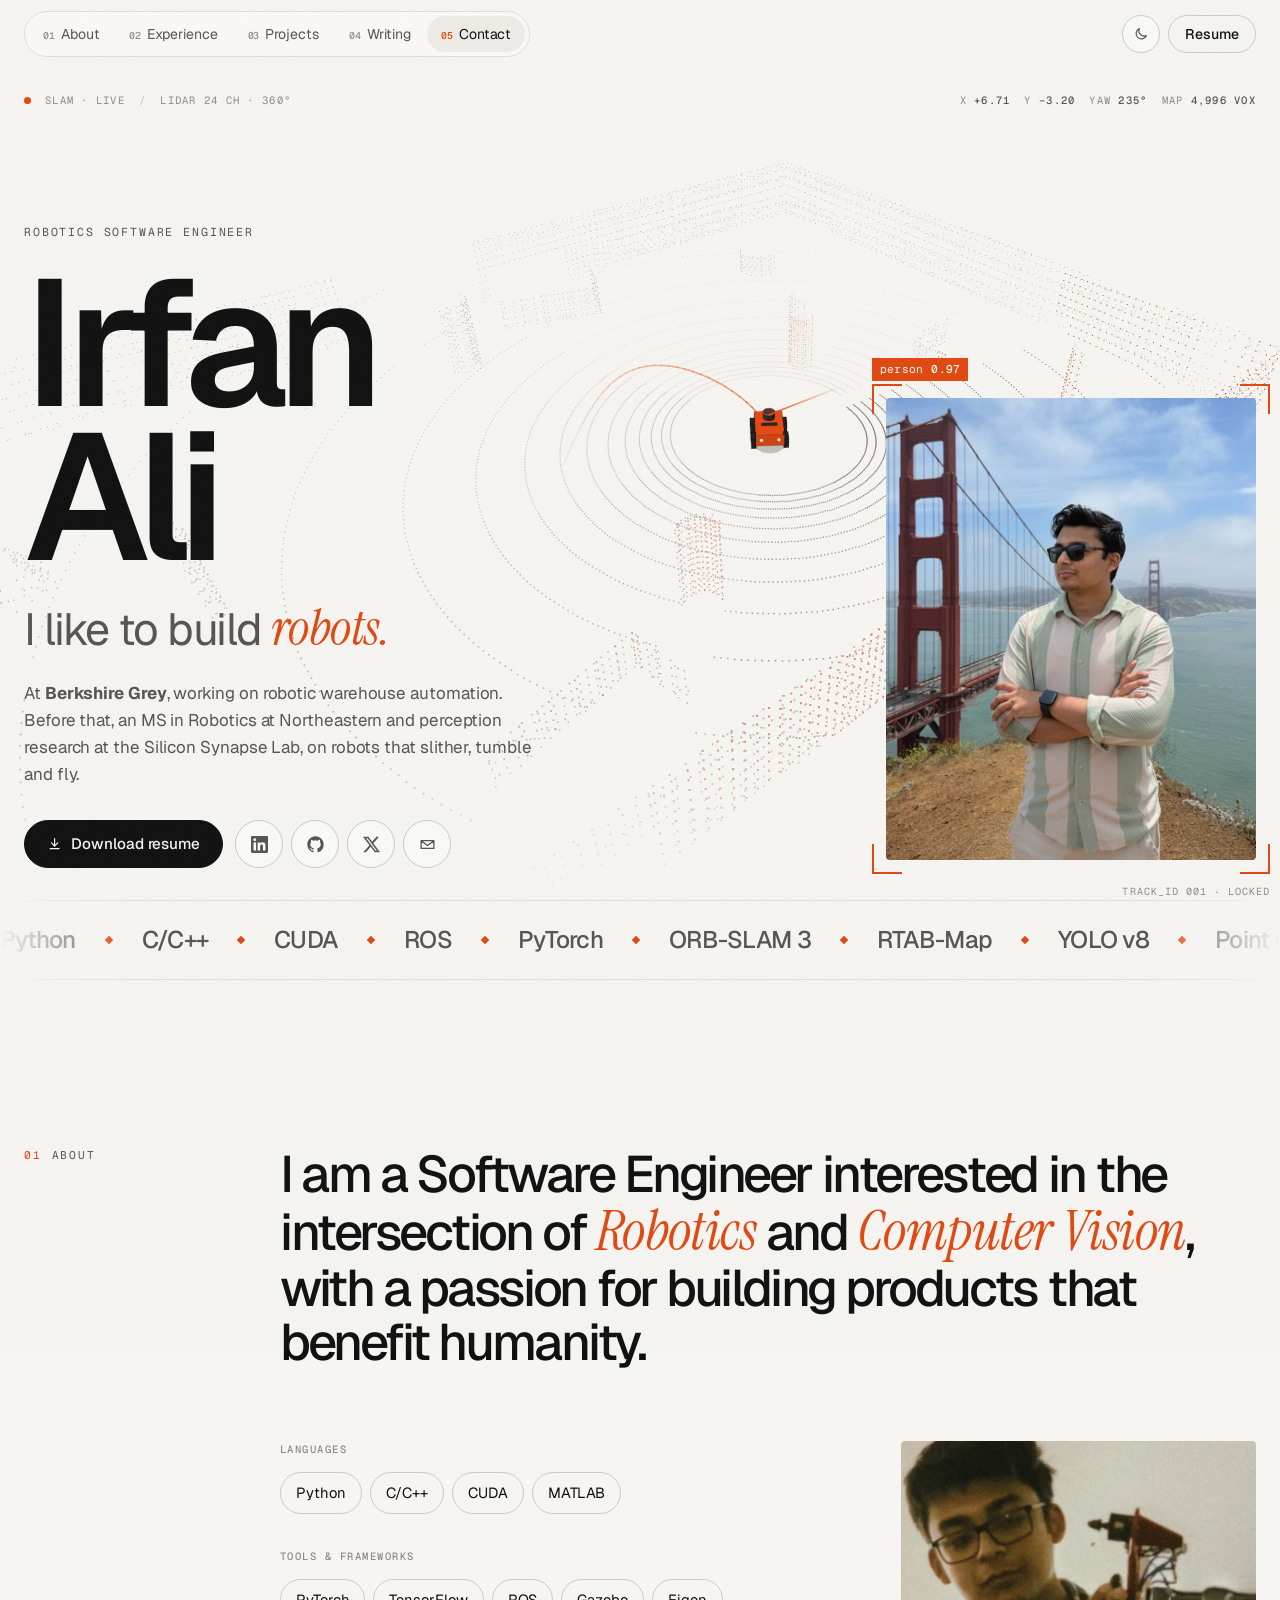
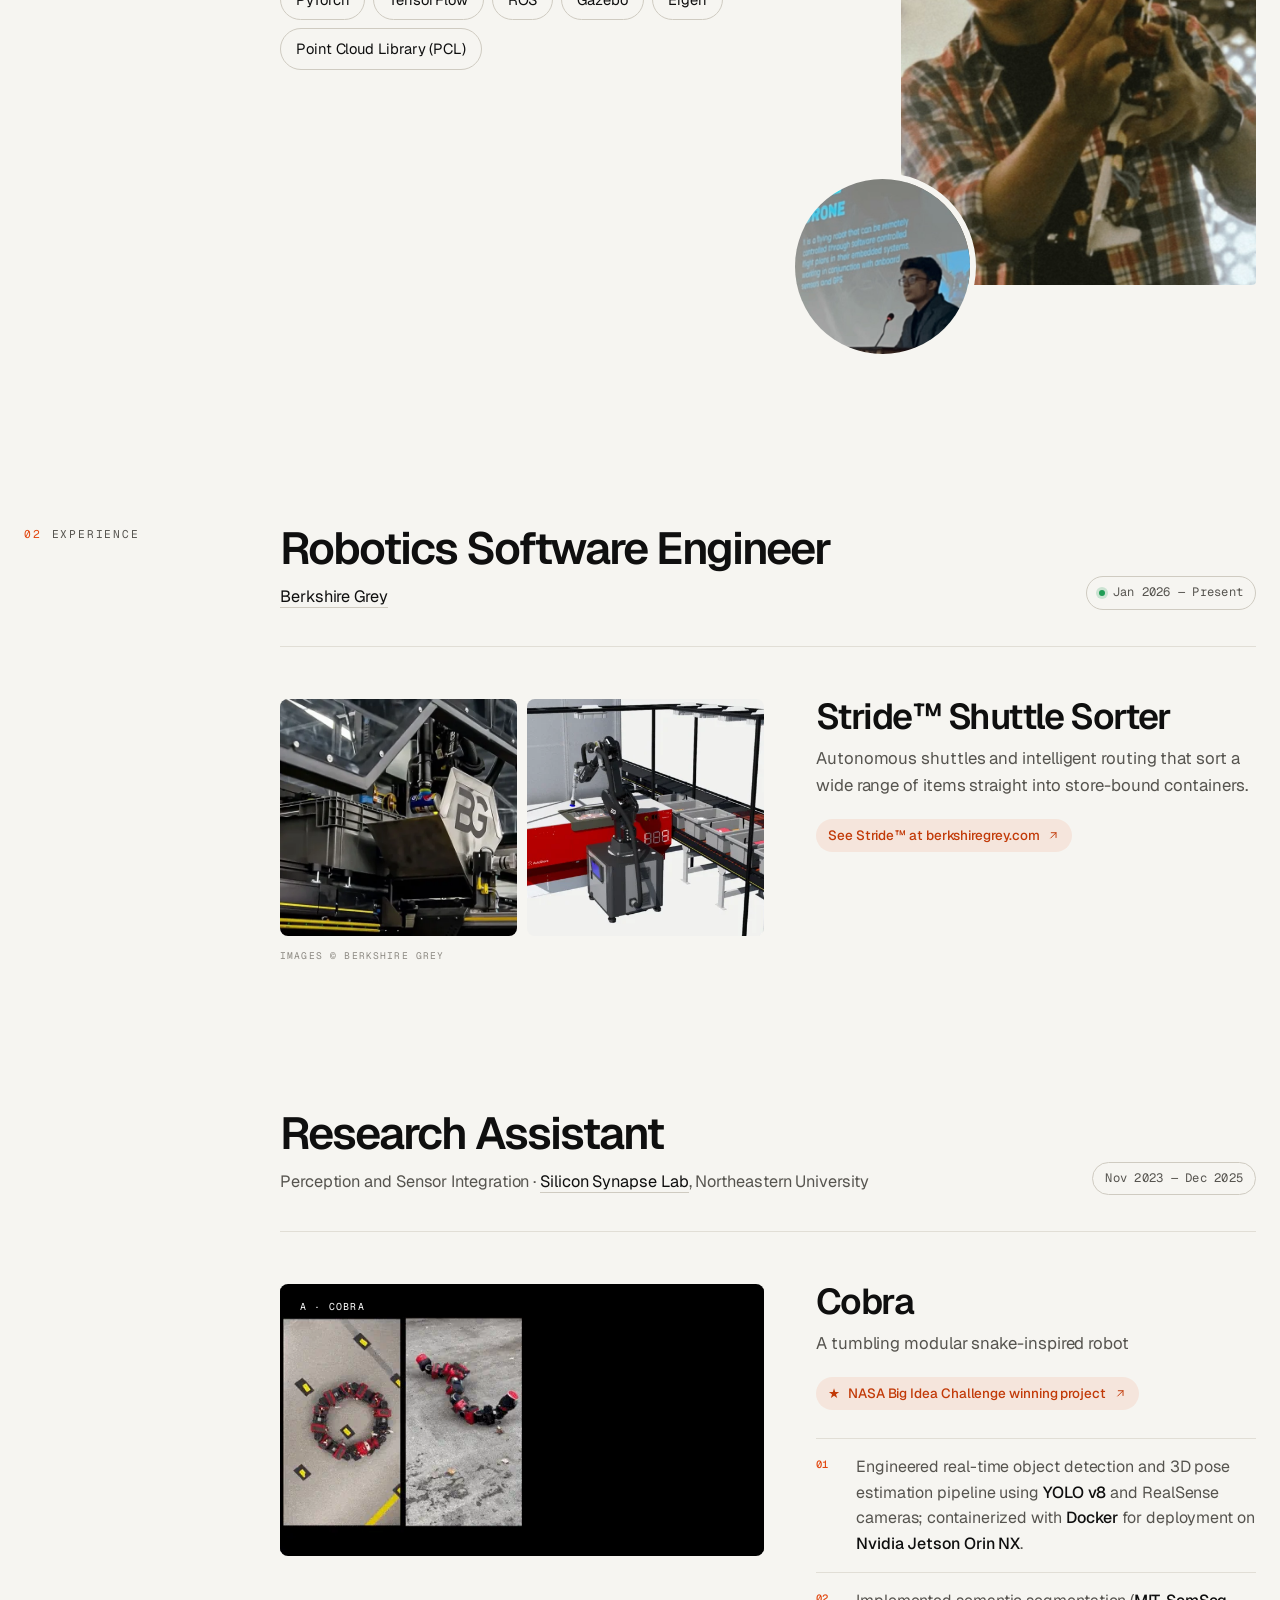
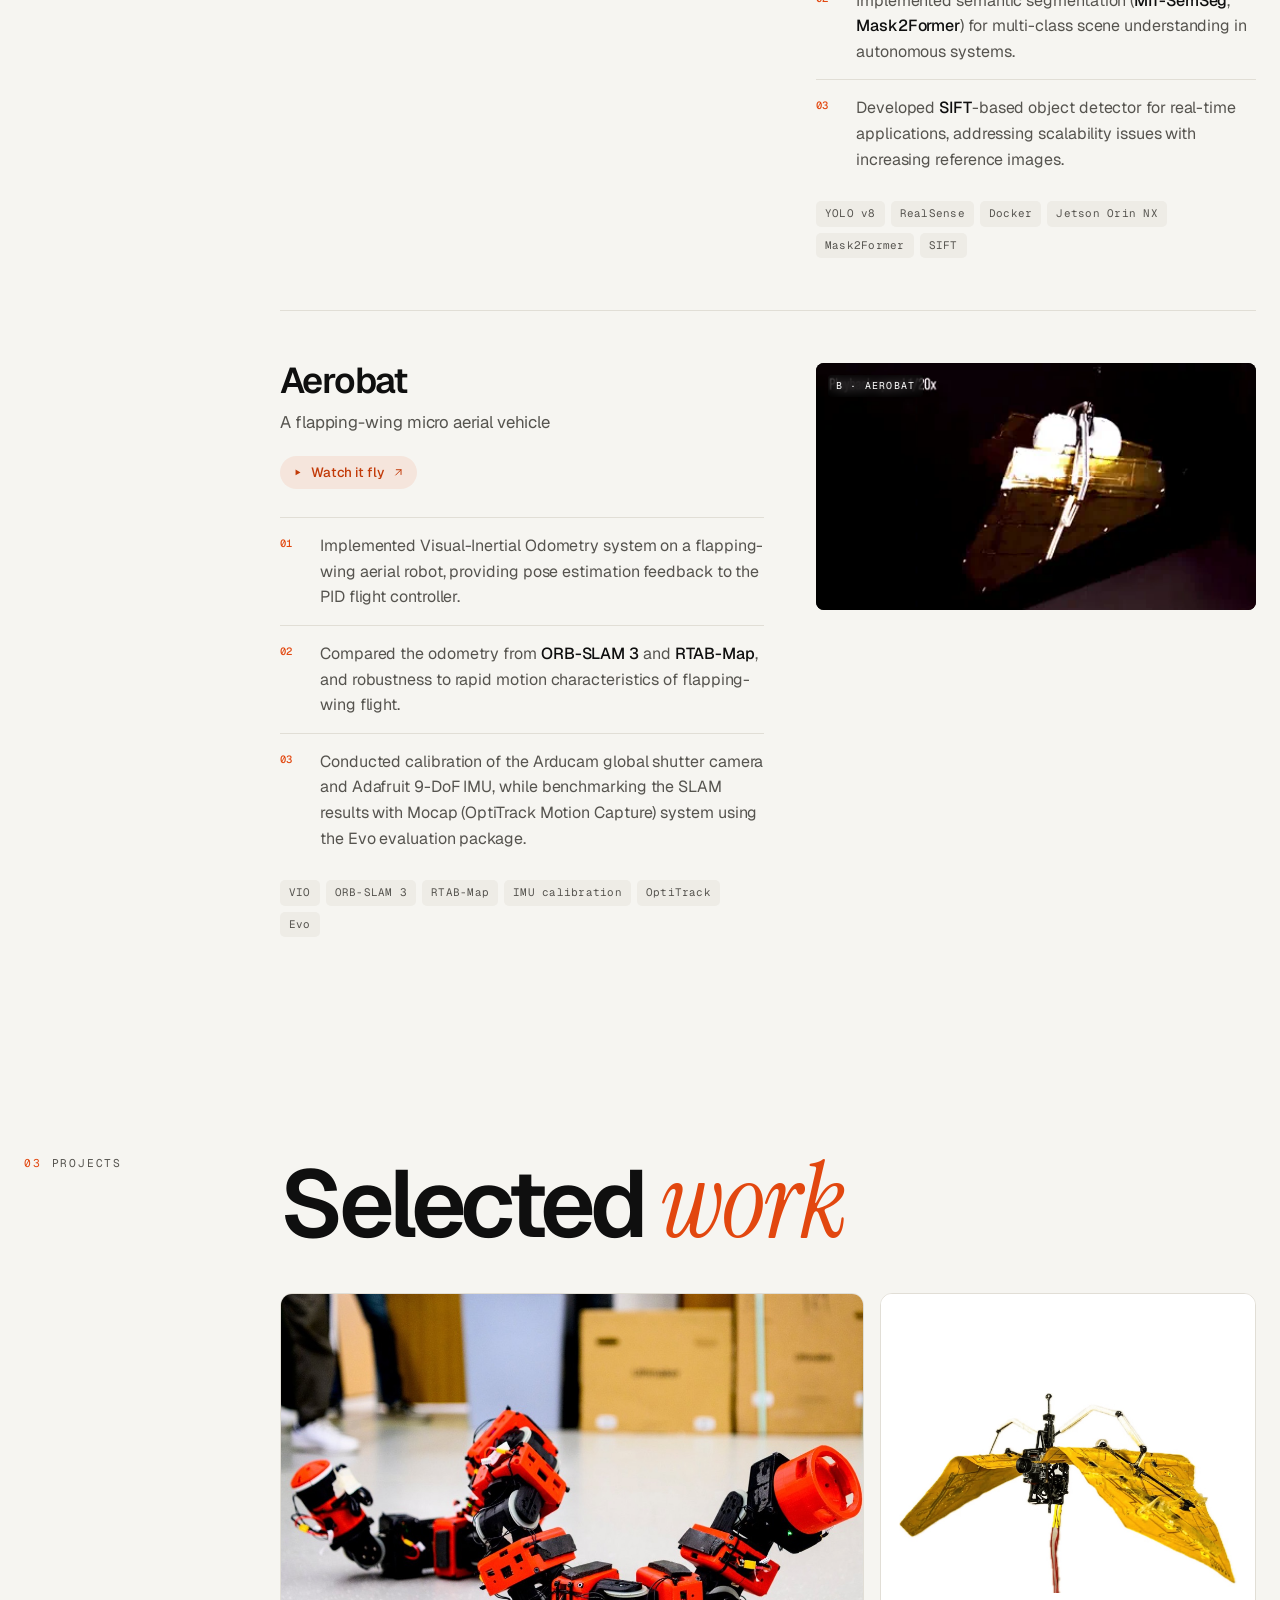
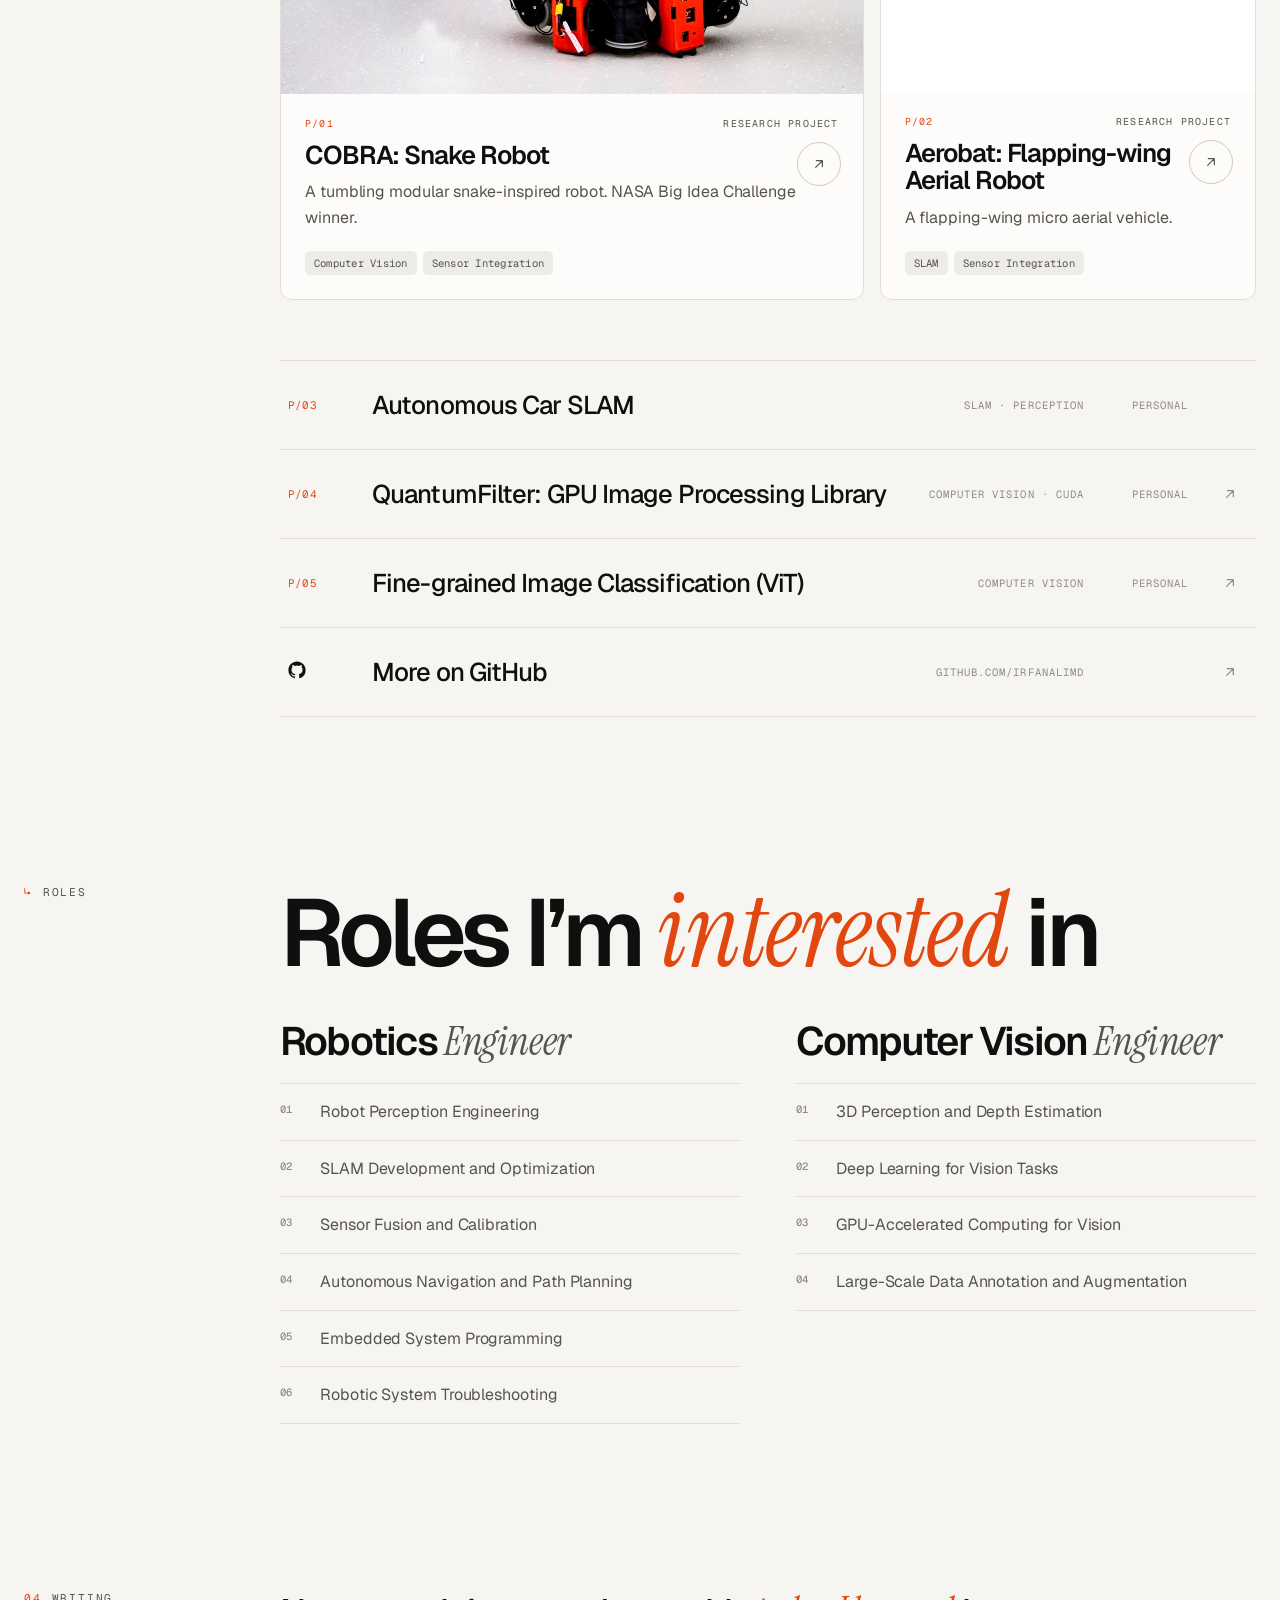
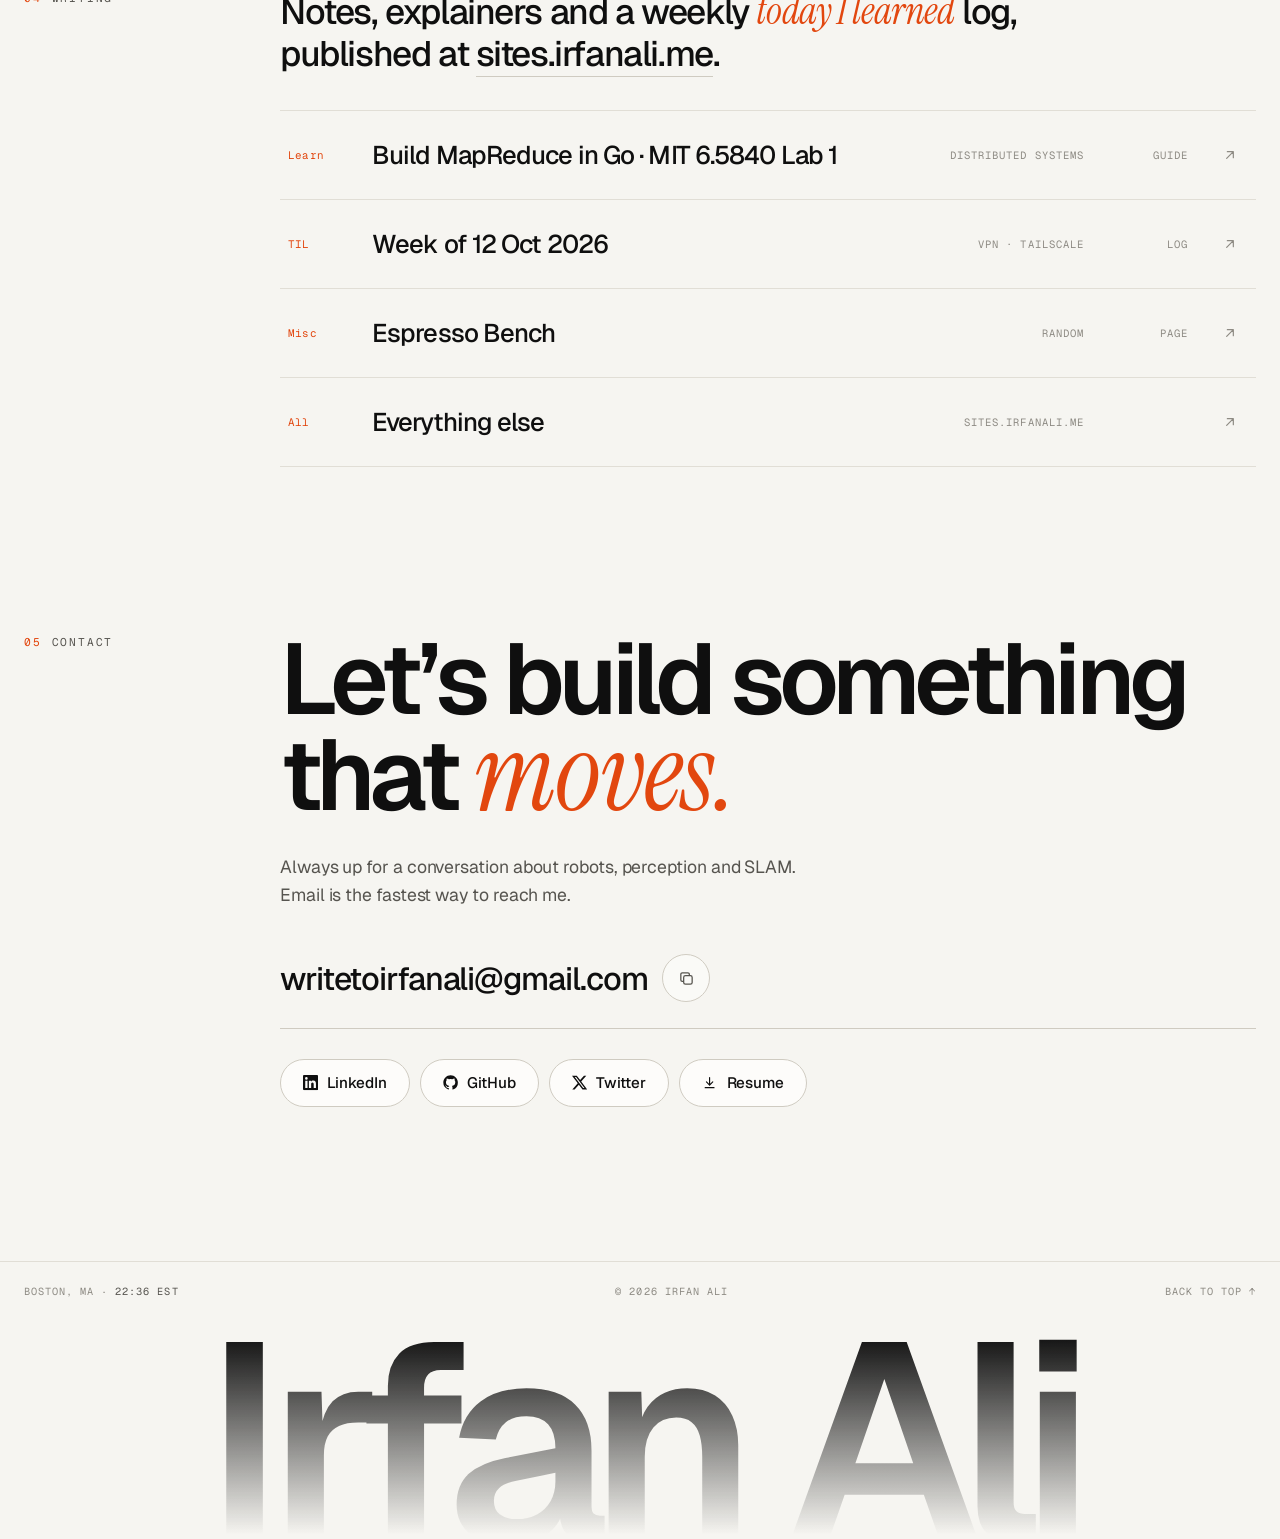
<file: index.html>
<!doctype html>
<html lang="en">
<head>
  <meta charset="utf-8">
  <meta name="viewport" content="width=device-width, initial-scale=1, viewport-fit=cover">
  <title>Irfan Ali · Robotics Software Engineer</title>
  <meta name="description" content="I like to build robots. Robotics Software Engineer at Berkshire Grey. MS Robotics, Northeastern University. Boston.">
  <link rel="canonical" href="https://irfanali.me/">
  <meta property="og:type" content="website">
  <meta property="og:url" content="https://irfanali.me/">
  <meta property="og:site_name" content="Irfan Ali">
  <meta property="og:title" content="Irfan Ali · I like to build robots.">
  <meta property="og:description" content="Robotics Software Engineer at Berkshire Grey. Previously perception, SLAM and sensor integration at Northeastern’s Silicon Synapse Lab.">
  <meta property="og:image" content="https://irfanali.me/assets/og.png">
  <meta property="og:image:width" content="1200">
  <meta property="og:image:height" content="630">
  <meta name="twitter:card" content="summary_large_image">
  <meta name="twitter:site" content="@irfannnnali">
  <meta name="twitter:image" content="https://irfanali.me/assets/og.png">
  <meta name="theme-color" content="#09090a">
  <link rel="icon" href="assets/favicon.svg" type="image/svg+xml">
  <link rel="apple-touch-icon" href="assets/apple-touch-icon.png">
  <script>
    // Theme before first paint, so there is no flash.
    try { var t = localStorage.getItem('theme'); if (t) document.documentElement.dataset.theme = t; } catch (e) {}
    document.documentElement.classList.add('js');
  </script>
  <link rel="preconnect" href="https://fonts.googleapis.com">
  <link rel="preconnect" href="https://fonts.gstatic.com" crossorigin>
  <link rel="stylesheet" href="https://fonts.googleapis.com/css2?family=Geist:wght@300..700&family=Geist+Mono:wght@400;500&family=Instrument+Serif:ital@0;1&display=swap">
  <link rel="stylesheet" href="assets/site.css">
  <script type="application/ld+json">
  {
    "@context": "https://schema.org",
    "@type": "Person",
    "name": "Irfan Ali",
    "url": "https://irfanali.me/",
    "image": "https://irfanali.me/assets/img/portrait.jpg",
    "jobTitle": "Robotics Software Engineer",
    "worksFor": { "@type": "Organization", "name": "Berkshire Grey", "url": "https://www.berkshiregrey.com/" },
    "alumniOf": { "@type": "CollegeOrUniversity", "name": "Northeastern University" },
    "address": { "@type": "PostalAddress", "addressLocality": "Boston", "addressCountry": "US" },
    "knowsAbout": ["Robotics", "Computer Vision", "SLAM", "Sensor Fusion", "Perception", "CUDA", "ROS"],
    "email": "mailto:writetoirfanali@gmail.com",
    "sameAs": ["https://www.linkedin.com/in/irfanalimd/", "https://github.com/irfanalimd", "https://x.com/irfannnnali"]
  }
  </script>
</head>
<body>

<svg width="0" height="0" style="position:absolute" aria-hidden="true">
  <symbol id="i-gh" viewBox="0 0 24 24"><path fill="currentColor" d="M12 .5C5.65.5.5 5.65.5 12a11.5 11.5 0 0 0 7.86 10.92c.58.1.79-.25.79-.56v-2c-3.2.7-3.88-1.37-3.88-1.37-.52-1.33-1.28-1.69-1.28-1.69-1.04-.71.08-.7.08-.7 1.16.08 1.77 1.19 1.77 1.19 1.03 1.76 2.7 1.25 3.36.96.1-.75.4-1.25.73-1.54-2.55-.29-5.24-1.28-5.24-5.69 0-1.26.45-2.29 1.19-3.1-.12-.29-.52-1.46.11-3.05 0 0 .97-.31 3.17 1.18a11 11 0 0 1 5.77 0c2.2-1.49 3.17-1.18 3.17-1.18.63 1.59.23 2.76.11 3.05.74.81 1.19 1.84 1.19 3.1 0 4.42-2.69 5.39-5.25 5.68.41.36.78 1.06.78 2.14v3.17c0 .31.21.67.8.56A11.5 11.5 0 0 0 23.5 12C23.5 5.65 18.35.5 12 .5Z"/></symbol>
  <symbol id="i-in" viewBox="0 0 24 24"><path fill="currentColor" d="M20.45 20.45h-3.56v-5.57c0-1.33-.02-3.04-1.85-3.04-1.85 0-2.14 1.45-2.14 2.94v5.67H9.35V9h3.41v1.56h.05c.48-.9 1.64-1.85 3.37-1.85 3.6 0 4.27 2.37 4.27 5.46v6.28ZM5.34 7.43a2.06 2.06 0 1 1 0-4.13 2.06 2.06 0 0 1 0 4.13ZM7.12 20.45H3.56V9h3.56v11.45ZM22.22 0H1.77C.79 0 0 .77 0 1.73v20.54C0 23.23.79 24 1.77 24h20.45c.98 0 1.78-.77 1.78-1.73V1.73C24 .77 23.2 0 22.22 0Z"/></symbol>
  <symbol id="i-x" viewBox="0 0 24 24"><path fill="currentColor" d="M18.9 1.15h3.68l-8.04 9.19L24 22.85h-7.4l-5.8-7.58-6.63 7.58H.49l8.6-9.83L0 1.15h7.59l5.24 6.93 6.07-6.93Zm-1.29 19.5h2.04L6.48 3.24H4.3l13.31 17.41Z"/></symbol>
  <symbol id="i-mail" viewBox="0 0 24 24"><path fill="none" stroke="currentColor" stroke-width="1.8" stroke-linecap="round" stroke-linejoin="round" d="M3 6.5h18v11H3zM3.5 7l8.5 6.5L20.5 7"/></symbol>
  <symbol id="i-arrow" viewBox="0 0 24 24"><path fill="none" stroke="currentColor" stroke-width="1.8" stroke-linecap="round" stroke-linejoin="round" d="M7 17 17 7M8 7h9v9"/></symbol>
  <symbol id="i-down" viewBox="0 0 24 24"><path fill="none" stroke="currentColor" stroke-width="1.8" stroke-linecap="round" stroke-linejoin="round" d="M12 4v12m-5-5 5 5 5-5M5 20h14"/></symbol>
  <symbol id="i-copy" viewBox="0 0 24 24"><g fill="none" stroke="currentColor" stroke-width="1.8" stroke-linejoin="round"><rect x="8" y="8" width="12" height="12" rx="2.5"/><path d="M16 8V6a2 2 0 0 0-2-2H6a2 2 0 0 0-2 2v8a2 2 0 0 0 2 2h2"/></g></symbol>
  <symbol id="i-check" viewBox="0 0 24 24"><path fill="none" stroke="currentColor" stroke-width="2" stroke-linecap="round" stroke-linejoin="round" d="m5 12.5 4.5 4.5L19 7.5"/></symbol>
  <symbol id="i-play" viewBox="0 0 24 24"><path fill="currentColor" d="M8 5.5v13l11-6.5z"/></symbol>
  <symbol id="i-sun" viewBox="0 0 24 24"><g fill="none" stroke="currentColor" stroke-width="1.8" stroke-linecap="round"><circle cx="12" cy="12" r="4"/><path d="M12 2v2m0 16v2M4.9 4.9l1.4 1.4m11.4 11.4 1.4 1.4M2 12h2m16 0h2M4.9 19.1l1.4-1.4M17.7 6.3l1.4-1.4"/></g></symbol>
  <symbol id="i-moon" viewBox="0 0 24 24"><path fill="none" stroke="currentColor" stroke-width="1.8" stroke-linejoin="round" d="M20 14.5A8 8 0 0 1 9.5 4a8 8 0 1 0 10.5 10.5Z"/></symbol>
</svg>

<a class="skip" href="#about">Skip to content</a>
<div class="grain" aria-hidden="true"></div>

<header class="nav" id="nav">
  <div class="wrap nav-in">
    <nav class="nav-links" aria-label="Sections">
      <a href="#about"><span>01</span>About</a>
      <a href="#experience"><span>02</span>Experience</a>
      <a href="#projects"><span>03</span>Projects</a>
      <a href="#writing"><span>04</span>Writing</a>
      <a href="#contact"><span>05</span>Contact</a>
    </nav>
    <div class="nav-actions">
      <button class="icon-btn" id="theme" type="button" aria-label="Switch colour theme">
        <svg class="when-dark"><use href="#i-sun"/></svg>
        <svg class="when-light"><use href="#i-moon"/></svg>
      </button>
      <a class="btn btn-sm btn-ghost magnetic" href="https://drive.google.com/file/d/1q0wCbyW2n_Xz0MA2kj-5-AQQZAq4mptw/view?usp=sharing" target="_blank" rel="noopener">Resume</a>
      <button class="menu-btn" id="menu-btn" type="button" aria-label="Open menu" aria-expanded="false" aria-controls="menu"><span></span><span></span></button>
    </div>
  </div>
  <div class="progress" aria-hidden="true"></div>
</header>

<div class="menu" id="menu" hidden>
  <nav class="wrap menu-in" aria-label="Menu">
    <a href="#about"><span class="mono">01</span>About</a>
    <a href="#experience"><span class="mono">02</span>Experience</a>
    <a href="#projects"><span class="mono">03</span>Projects</a>
    <a href="#writing"><span class="mono">04</span>Writing</a>
    <a href="#contact"><span class="mono">05</span>Contact</a>
  </nav>
</div>

<main>

  <!-- ============ HERO ============ -->
  <section class="hero" id="top">
    <canvas id="scan" aria-hidden="true"></canvas>

    <div class="hud hud-l mono" aria-hidden="true">
      <span class="rec"></span><span>SLAM · live</span><span class="sep">/</span><span>LiDAR 24 ch · 360°</span>
    </div>
    <div class="hud hud-r mono" aria-hidden="true">
      <span>x <b id="hx">+0.00</b></span><span>y <b id="hy">+0.00</b></span><span>yaw <b id="ht">000°</b></span><span>map <b id="hm">0</b></span>
    </div>

    <div class="wrap hero-grid">
      <div class="hero-copy">
        <p class="kicker mono"><span class="line-in">Robotics Software Engineer</span></p>
        <h1 class="name" aria-label="Irfan Ali">
          <span class="ln"><span>Irfan</span></span>
          <span class="ln"><span>Ali</span></span>
        </h1>
        <p class="tagline"><span class="line-in">I like to build <em>robots.</em></span></p>
        <p class="hero-sub fade-in">At <strong>Berkshire Grey</strong>, working on robotic warehouse automation. Before that, an MS in Robotics at Northeastern and perception research at the Silicon Synapse Lab, on robots that slither, tumble and fly.</p>
        <div class="hero-cta fade-in">
          <a class="btn btn-primary magnetic" href="https://drive.google.com/file/d/1q0wCbyW2n_Xz0MA2kj-5-AQQZAq4mptw/view?usp=sharing" target="_blank" rel="noopener"><svg><use href="#i-down"/></svg><span>Download resume</span></a>
          <div class="socials">
            <a class="icon-btn magnetic" href="https://www.linkedin.com/in/irfanalimd/" target="_blank" rel="noopener" aria-label="LinkedIn"><svg><use href="#i-in"/></svg></a>
            <a class="icon-btn magnetic" href="https://github.com/irfanalimd" target="_blank" rel="noopener" aria-label="GitHub"><svg><use href="#i-gh"/></svg></a>
            <a class="icon-btn magnetic" href="https://x.com/irfannnnali" target="_blank" rel="noopener" aria-label="X (Twitter)"><svg><use href="#i-x"/></svg></a>
            <a class="icon-btn magnetic" href="mailto:writetoirfanali@gmail.com" aria-label="Email"><svg><use href="#i-mail"/></svg></a>
          </div>
        </div>
      </div>

      <figure class="target" id="target">
        <div class="target-img"><img src="assets/img/portrait.jpg" alt="Portrait of Irfan Ali" width="800" height="1000" fetchpriority="high" onerror="this.closest('figure').hidden = true"></div>
        <span class="c c1"></span><span class="c c2"></span><span class="c c3"></span><span class="c c4"></span>
        <figcaption class="target-tag mono"><span>person</span><b id="conf">0.00</b></figcaption>
        <span class="target-meta mono" aria-hidden="true">track_id 001 · locked</span>
      </figure>
    </div>
  </section>

  <div class="marquee" aria-label="Tools I work with">
    <div class="marquee-track">
      <ul>
        <li>Python</li><li>C/C++</li><li>CUDA</li><li>ROS</li><li>PyTorch</li><li>ORB-SLAM 3</li><li>RTAB-Map</li><li>YOLO v8</li><li>Point Cloud Library</li><li>Jetson Orin NX</li><li>Eigen</li><li>Gazebo</li><li>TensorFlow</li><li>Docker</li><li>MATLAB</li><li>Mask2Former</li>
      </ul>
      <ul aria-hidden="true">
        <li>Python</li><li>C/C++</li><li>CUDA</li><li>ROS</li><li>PyTorch</li><li>ORB-SLAM 3</li><li>RTAB-Map</li><li>YOLO v8</li><li>Point Cloud Library</li><li>Jetson Orin NX</li><li>Eigen</li><li>Gazebo</li><li>TensorFlow</li><li>Docker</li><li>MATLAB</li><li>Mask2Former</li>
      </ul>
    </div>
  </div>

  <!-- ============ ABOUT ============ -->
  <section class="section" id="about">
    <div class="wrap split">
      <header class="label"><p class="eyebrow mono" data-scramble><span>01</span> About</p></header>
      <div class="content">
        <p class="lead reveal">I am a Software Engineer interested in the intersection of <em>Robotics</em> and <em>Computer Vision</em>, with a passion for building products that benefit humanity.</p>
        <div class="about-row">
          <div class="skills reveal">
            <div class="skill-group">
              <h3 class="mono">Languages</h3>
              <ul class="chips"><li>Python</li><li>C/C++</li><li>CUDA</li><li>MATLAB</li></ul>
            </div>
            <div class="skill-group">
              <h3 class="mono">Tools &amp; frameworks</h3>
              <ul class="chips"><li>PyTorch</li><li>TensorFlow</li><li>ROS</li><li>Gazebo</li><li>Eigen</li><li>Point Cloud Library (PCL)</li></ul>
            </div>
          </div>
          <div class="photos reveal">
            <figure class="photo photo-a"><img src="assets/img/bench.jpg" alt="Irfan explaining a robot arm he built" width="800" height="1000" loading="lazy"></figure>
            <figure class="photo photo-b"><img src="assets/img/talk.jpg" alt="Irfan giving a talk about drones" width="600" height="600" loading="lazy"></figure>
          </div>
        </div>
      </div>
    </div>
  </section>

  <!-- ============ EXPERIENCE ============ -->
  <section class="section" id="experience">
    <div class="wrap split">
      <header class="label"><p class="eyebrow mono" data-scramble><span>02</span> Experience</p></header>
      <div class="content">
        <div class="job">
          <div class="role reveal">
            <div>
              <h2 class="h2">Robotics Software Engineer</h2>
              <p class="role-sub"><a class="link" href="https://www.berkshiregrey.com/" target="_blank" rel="noopener">Berkshire Grey</a></p>
            </div>
            <p class="pill mono"><span class="live"></span>Jan 2026 — Present</p>
          </div>

          <article class="module reveal">
            <div class="bg-gallery">
              <figure class="bg-shot"><img src="assets/img/bg-shuttle.webp" alt="A Berkshire Grey shuttle placing an item into a tote" width="550" height="550" loading="lazy"></figure>
              <figure class="bg-shot bg-render"><img src="assets/img/bg-cell.webp" alt="Berkshire Grey robotic pick cell placing items into totes" width="580" height="405" loading="lazy"></figure>
              <p class="bg-credit mono">Images © Berkshire Grey</p>
            </div>
            <div class="module-text">
              <h3 class="h3">Stride™ Shuttle Sorter</h3>
              <p class="module-sub">Autonomous shuttles and intelligent routing that sort a wide range of items straight into store-bound containers.</p>
              <a class="badge" href="https://www.berkshiregrey.com/solutions/stride-shuttle-sorter/" target="_blank" rel="noopener">See Stride™ at berkshiregrey.com<svg><use href="#i-arrow"/></svg></a>
            </div>
          </article>
        </div>

        <div class="job">
        <div class="role reveal">
          <div>
            <h2 class="h2">Research Assistant</h2>
            <p class="role-sub">Perception and Sensor Integration · <a class="link" href="https://siliconsynapse.sites.northeastern.edu/" target="_blank" rel="noopener">Silicon Synapse Lab</a>, Northeastern University</p>
          </div>
          <p class="pill mono">Nov 2023 — Dec 2025</p>
        </div>

        <article class="module reveal">
          <div class="module-media">
            <img src="assets/img/cobra-highlights.webp" alt="COBRA snake robot rolling and moving in the lab" width="600" height="328" loading="lazy">
            <span class="media-tag mono">A · COBRA</span>
          </div>
          <div class="module-text">
            <h3 class="h3">Cobra</h3>
            <p class="module-sub">A tumbling modular snake-inspired robot</p>
            <a class="badge" href="https://www.nasa.gov/directorates/stmd/northeastern-university-slithers-to-the-top-with-big-idea-alternative-rover-concept/" target="_blank" rel="noopener"><span class="star">★</span>NASA Big Idea Challenge winning project<svg><use href="#i-arrow"/></svg></a>
            <ul class="bullets">
              <li>Engineered real-time object detection and 3D pose estimation pipeline using <b>YOLO v8</b> and RealSense cameras; containerized with <b>Docker</b> for deployment on <b>Nvidia Jetson Orin NX</b>.</li>
              <li>Implemented semantic segmentation (<b>MIT-SemSeg</b>, <b>Mask2Former</b>) for multi-class scene understanding in autonomous systems.</li>
              <li>Developed <b>SIFT</b>-based object detector for real-time applications, addressing scalability issues with increasing reference images.</li>
            </ul>
            <ul class="stack mono" aria-label="Stack"><li>YOLO v8</li><li>RealSense</li><li>Docker</li><li>Jetson Orin NX</li><li>Mask2Former</li><li>SIFT</li></ul>
          </div>
        </article>

        <article class="module module-flip reveal">
          <div class="module-media">
            <img src="assets/img/aerobat-air.webp" alt="Aerobat flapping-wing robot in flight, slowed down 20 times" width="416" height="234" loading="lazy">
            <span class="media-tag mono">B · AEROBAT</span>
          </div>
          <div class="module-text">
            <h3 class="h3">Aerobat</h3>
            <p class="module-sub">A flapping-wing micro aerial vehicle</p>
            <a class="badge" href="https://www.youtube.com/watch?v=23qLrvm23-E&amp;t=1s" target="_blank" rel="noopener"><svg class="play"><use href="#i-play"/></svg>Watch it fly<svg><use href="#i-arrow"/></svg></a>
            <ul class="bullets">
              <li>Implemented Visual-Inertial Odometry system on a flapping-wing aerial robot, providing pose estimation feedback to the PID flight controller.</li>
              <li>Compared the odometry from <b>ORB-SLAM 3</b> and <b>RTAB-Map</b>, and robustness to rapid motion characteristics of flapping-wing flight.</li>
              <li>Conducted calibration of the Arducam global shutter camera and Adafruit 9-DoF IMU, while benchmarking the SLAM results with Mocap (OptiTrack Motion Capture) system using the Evo evaluation package.</li>
            </ul>
            <ul class="stack mono" aria-label="Stack"><li>VIO</li><li>ORB-SLAM 3</li><li>RTAB-Map</li><li>IMU calibration</li><li>OptiTrack</li><li>Evo</li></ul>
          </div>
        </article>
        </div>
      </div>
    </div>
  </section>

  <!-- ============ PROJECTS ============ -->
  <section class="section" id="projects">
    <div class="wrap split">
      <header class="label"><p class="eyebrow mono" data-scramble><span>03</span> Projects</p></header>
      <div class="content">
        <h2 class="display reveal">Selected <em>work</em></h2>

        <div class="featured">
          <a class="feature feature-lg spot reveal" href="https://www.nasa.gov/directorates/stmd/northeastern-university-slithers-to-the-top-with-big-idea-alternative-rover-concept/" target="_blank" rel="noopener">
            <div class="feature-media"><img src="assets/img/cobra.jpg" alt="COBRA modular snake robot" width="1200" height="800" loading="lazy"></div>
            <div class="feature-body">
              <p class="feature-top mono"><span>P/01</span><span>Research project</span></p>
              <h3>COBRA: Snake Robot</h3>
              <p>A tumbling modular snake-inspired robot. NASA Big Idea Challenge winner.</p>
              <ul class="tags mono"><li>Computer Vision</li><li>Sensor Integration</li></ul>
              <span class="feature-go" aria-hidden="true"><svg><use href="#i-arrow"/></svg></span>
            </div>
          </a>
          <a class="feature spot reveal" href="https://www.youtube.com/watch?v=23qLrvm23-E&amp;t=1s" target="_blank" rel="noopener">
            <div class="feature-media media-light"><img src="assets/img/aerobat.jpg" alt="Aerobat flapping-wing aerial robot" width="1200" height="711" loading="lazy"></div>
            <div class="feature-body">
              <p class="feature-top mono"><span>P/02</span><span>Research project</span></p>
              <h3>Aerobat: Flapping-wing Aerial Robot</h3>
              <p>A flapping-wing micro aerial vehicle.</p>
              <ul class="tags mono"><li>SLAM</li><li>Sensor Integration</li></ul>
              <span class="feature-go" aria-hidden="true"><svg><use href="#i-arrow"/></svg></span>
            </div>
          </a>
        </div>

        <ul class="index reveal" id="project-index">
          <li>
            <div class="row" data-preview="car">
              <span class="row-n mono">P/03</span>
              <span class="row-title">Autonomous Car SLAM</span>
              <span class="row-tags mono">SLAM · Perception</span>
              <span class="row-kind mono">Personal</span>
              <span class="row-go" aria-hidden="true"></span>
              <div class="row-media"><img src="assets/img/car-slam.jpg" alt="NUance autonomous research car with roof-mounted sensors" width="1100" height="668" loading="lazy"></div>
            </div>
          </li>
          <li>
            <a class="row" href="https://github.com/irfanalimd/qf-cuda-toolkit" target="_blank" rel="noopener" data-preview="conv">
              <span class="row-n mono">P/04</span>
              <span class="row-title">QuantumFilter: GPU Image Processing Library</span>
              <span class="row-tags mono">Computer Vision · CUDA</span>
              <span class="row-kind mono">Personal</span>
              <span class="row-go" aria-hidden="true"><svg><use href="#i-arrow"/></svg></span>
              <div class="row-media viz" data-viz="conv" aria-hidden="true"></div>
            </a>
          </li>
          <li>
            <a class="row" href="https://github.com/irfanalimd/ViT-Attention-FineGrained-Classification" target="_blank" rel="noopener" data-preview="attn">
              <span class="row-n mono">P/05</span>
              <span class="row-title">Fine-grained Image Classification (ViT)</span>
              <span class="row-tags mono">Computer Vision</span>
              <span class="row-kind mono">Personal</span>
              <span class="row-go" aria-hidden="true"><svg><use href="#i-arrow"/></svg></span>
              <div class="row-media viz" data-viz="attn" aria-hidden="true"></div>
            </a>
          </li>
          <li>
            <a class="row row-more" href="https://github.com/irfanalimd" target="_blank" rel="noopener">
              <span class="row-n mono"><svg><use href="#i-gh"/></svg></span>
              <span class="row-title">More on GitHub</span>
              <span class="row-tags mono">github.com/irfanalimd</span>
              <span class="row-kind mono"></span>
              <span class="row-go" aria-hidden="true"><svg><use href="#i-arrow"/></svg></span>
            </a>
          </li>
        </ul>
      </div>
    </div>
  </section>

  <!-- ============ ROLES ============ -->
  <section class="section" id="roles">
    <div class="wrap split">
      <header class="label"><p class="eyebrow mono" data-scramble><span>↳</span> Roles</p></header>
      <div class="content">
        <h2 class="display reveal">Roles I’m <em>interested</em> in</h2>
        <div class="roles">
        <div class="role-col reveal">
          <h3 class="display-sm">Robotics <em>Engineer</em></h3>
          <ol>
            <li>Robot Perception Engineering</li>
            <li>SLAM Development and Optimization</li>
            <li>Sensor Fusion and Calibration</li>
            <li>Autonomous Navigation and Path Planning</li>
            <li>Embedded System Programming</li>
            <li>Robotic System Troubleshooting</li>
          </ol>
        </div>
        <div class="role-col reveal">
          <h3 class="display-sm">Computer Vision <em>Engineer</em></h3>
          <ol>
            <li>3D Perception and Depth Estimation</li>
            <li>Deep Learning for Vision Tasks</li>
            <li>GPU-Accelerated Computing for Vision</li>
            <li>Large-Scale Data Annotation and Augmentation</li>
          </ol>
        </div>
        </div>
      </div>
    </div>
  </section>

  <!-- ============ WRITING ============ -->
  <section class="section" id="writing">
    <div class="wrap split">
      <header class="label"><p class="eyebrow mono" data-scramble><span>04</span> Writing</p></header>
      <div class="content">
        <p class="writing-intro reveal">Notes, explainers and a weekly <em>today I learned</em> log, published at <a class="link" href="https://sites.irfanali.me/">sites.irfanali.me</a>.</p>
        <ul class="index reveal">
          <li><a class="row" href="https://sites.irfanali.me/p/learning/mapreduce.html"><span class="row-n mono">Learn</span><span class="row-title">Build MapReduce in Go · MIT 6.5840 Lab 1</span><span class="row-tags mono">Distributed systems</span><span class="row-kind mono">Guide</span><span class="row-go" aria-hidden="true"><svg><use href="#i-arrow"/></svg></span></a></li>
          <li><a class="row" href="https://sites.irfanali.me/p/til/2026-10-12.html"><span class="row-n mono">TIL</span><span class="row-title">Week of 12 Oct 2026</span><span class="row-tags mono">VPN · Tailscale</span><span class="row-kind mono">Log</span><span class="row-go" aria-hidden="true"><svg><use href="#i-arrow"/></svg></span></a></li>
          <li><a class="row" href="https://sites.irfanali.me/p/random/espresso-bench/"><span class="row-n mono">Misc</span><span class="row-title">Espresso Bench</span><span class="row-tags mono">Random</span><span class="row-kind mono">Page</span><span class="row-go" aria-hidden="true"><svg><use href="#i-arrow"/></svg></span></a></li>
          <li><a class="row row-more" href="https://sites.irfanali.me/"><span class="row-n mono">All</span><span class="row-title">Everything else</span><span class="row-tags mono">sites.irfanali.me</span><span class="row-kind mono"></span><span class="row-go" aria-hidden="true"><svg><use href="#i-arrow"/></svg></span></a></li>
        </ul>
      </div>
    </div>
  </section>

  <!-- ============ CONTACT ============ -->
  <section class="section contact" id="contact">
    <div class="wrap split">
      <header class="label"><p class="eyebrow mono" data-scramble><span>05</span> Contact</p></header>
      <div class="content">
        <h2 class="contact-big reveal">Let’s build something<br>that <em>moves.</em></h2>
        <p class="contact-sub reveal">Always up for a conversation about robots, perception and SLAM. Email is the fastest way to reach me.</p>
        <div class="mailbox reveal">
          <a class="mail" href="mailto:writetoirfanali@gmail.com">writetoirfanali@gmail.com</a>
          <button class="icon-btn copy" id="copy" type="button" data-email="writetoirfanali@gmail.com" aria-label="Copy email address">
            <svg class="i-copy"><use href="#i-copy"/></svg><svg class="i-check"><use href="#i-check"/></svg>
          </button>
          <span class="copied mono" id="copied" role="status"></span>
        </div>
        <div class="contact-links reveal">
          <a class="btn magnetic" href="https://www.linkedin.com/in/irfanalimd/" target="_blank" rel="noopener"><svg><use href="#i-in"/></svg>LinkedIn</a>
          <a class="btn magnetic" href="https://github.com/irfanalimd" target="_blank" rel="noopener"><svg><use href="#i-gh"/></svg>GitHub</a>
          <a class="btn magnetic" href="https://x.com/irfannnnali" target="_blank" rel="noopener"><svg><use href="#i-x"/></svg>Twitter</a>
          <a class="btn magnetic" href="https://drive.google.com/file/d/1q0wCbyW2n_Xz0MA2kj-5-AQQZAq4mptw/view?usp=sharing" target="_blank" rel="noopener"><svg><use href="#i-down"/></svg>Resume</a>
        </div>
      </div>
    </div>
  </section>

</main>

<footer class="footer">
  <div class="wrap footer-row mono">
    <span>Boston, MA · <time id="clock">--:--</time></span>
    <span>© 2026 Irfan Ali</span>
    <a href="#top">Back to top ↑</a>
  </div>
  <div class="wordmark" aria-hidden="true">Irfan Ali</div>
</footer>

<div class="preview" id="preview" aria-hidden="true"></div>

<script src="assets/site.js" defer></script>
</body>
</html>
</file>
<file: assets/site.css>
/* =========================================================
   irfanali.me
   ========================================================= */

/* ---------- tokens ---------- */
:root {
  --bg: #f6f5f1;
  --bg-2: #eeece6;
  --card: #fdfcfa;
  --text: #0f0f0f;
  --text-2: #56544f;
  --text-3: #8e8b84;
  --line: #e1ded6;
  --line-2: #cfcbc1;
  --accent: #e2470f;
  --accent-ink: #c23a08;
  --accent-soft: rgba(226, 71, 15, .09);
  --ok: #1f9d55;
  --scan-ground: 15, 15, 15;
  --scan-hit: 226, 71, 15;
  --grain: .05;

  --sans: "Geist", ui-sans-serif, system-ui, -apple-system, "Segoe UI", sans-serif;
  --mono: "Geist Mono", ui-monospace, SFMono-Regular, Menlo, monospace;
  --serif: "Instrument Serif", "Iowan Old Style", Georgia, serif;
  --ease: cubic-bezier(.2, .7, .1, 1);
  --ease-out: cubic-bezier(.16, 1, .3, 1);
  --nav-h: 68px;
  color-scheme: light;
}
:root[data-theme="dark"] {
  --bg: #09090a;
  --bg-2: #111113;
  --card: #121214;
  --text: #f0efeb;
  --text-2: #a6a49e;
  --text-3: #6c6a66;
  --line: #1f1f22;
  --line-2: #2d2d31;
  --accent: #ff6a2b;
  --accent-ink: #ff8a57;
  --accent-soft: rgba(255, 106, 43, .11);
  --ok: #3ddc84;
  --scan-ground: 240, 239, 235;
  --scan-hit: 255, 106, 43;
  --grain: .07;
  color-scheme: dark;
}
@media (prefers-color-scheme: dark) {
  :root:not([data-theme="light"]) {
    --bg: #09090a;
    --bg-2: #111113;
    --card: #121214;
    --text: #f0efeb;
    --text-2: #a6a49e;
    --text-3: #6c6a66;
    --line: #1f1f22;
    --line-2: #2d2d31;
    --accent: #ff6a2b;
    --accent-ink: #ff8a57;
    --accent-soft: rgba(255, 106, 43, .11);
    --ok: #3ddc84;
    --scan-ground: 240, 239, 235;
    --scan-hit: 255, 106, 43;
    --grain: .07;
    color-scheme: dark;
  }
}

/* ---------- base ---------- */
*, *::before, *::after { box-sizing: border-box; }
html { scroll-behavior: smooth; scroll-padding-top: calc(var(--nav-h) + 16px); -webkit-text-size-adjust: 100%; }
body {
  margin: 0; background: var(--bg); color: var(--text);
  font: 400 16px/1.6 var(--sans); letter-spacing: -.005em;
  -webkit-font-smoothing: antialiased; -moz-osx-font-smoothing: grayscale; text-rendering: optimizeLegibility;
  overflow-x: clip;
}
img { max-width: 100%; display: block; }
a { color: inherit; text-decoration: none; }
svg { width: 1em; height: 1em; flex: none; }
button { font: inherit; color: inherit; }
::selection { background: var(--accent); color: #fff; }
:focus-visible { outline: 2px solid var(--accent); outline-offset: 3px; border-radius: 6px; }
em { font-family: var(--serif); font-style: italic; font-weight: 400; letter-spacing: -.01em; }
.mono { font-family: var(--mono); font-size: .76rem; letter-spacing: .02em; }
.wrap { width: 100%; max-width: 1280px; margin: 0 auto; padding-inline: max(24px, env(safe-area-inset-left)) max(24px, env(safe-area-inset-right)); }
.skip { position: absolute; left: 16px; top: -60px; z-index: 100; padding: 10px 16px; border-radius: 10px; background: var(--text); color: var(--bg); }
.skip:focus { top: 16px; }

/* film grain: barely there, but it takes the digital edge off */
.grain {
  position: fixed; inset: -50%; z-index: 90; pointer-events: none; opacity: var(--grain);
  background-image: url("data:image/svg+xml,%3Csvg xmlns='http://www.w3.org/2000/svg' width='160' height='160'%3E%3Cfilter id='n'%3E%3CfeTurbulence type='fractalNoise' baseFrequency='.9' numOctaves='3' stitchTiles='stitch'/%3E%3CfeColorMatrix values='0 0 0 0 .5 0 0 0 0 .5 0 0 0 0 .5 0 0 0 1 0'/%3E%3C/filter%3E%3Crect width='100%25' height='100%25' filter='url(%23n)'/%3E%3C/svg%3E");
  animation: grain 1.2s steps(6) infinite;
}
@keyframes grain { 0%, 100% { transform: translate(0, 0); } 20% { transform: translate(-3%, 2%); } 40% { transform: translate(2%, -3%); } 60% { transform: translate(-2%, -1%); } 80% { transform: translate(3%, 3%); } }

/* ---------- buttons ---------- */
.btn {
  position: relative; display: inline-flex; align-items: center; gap: .6em;
  height: 48px; padding: 0 22px; border-radius: 999px;
  border: 1px solid var(--line-2); background: var(--card); color: var(--text);
  font-weight: 500; font-size: .95rem; white-space: nowrap; overflow: hidden; isolation: isolate;
  transition: border-color .3s var(--ease), color .3s var(--ease), background .3s var(--ease);
}
.btn::before {
  content: ""; position: absolute; inset: 0; z-index: -1; border-radius: inherit;
  background: var(--accent); transform: translateY(101%); transition: transform .5s var(--ease-out);
}
.btn:hover { border-color: var(--accent); color: #fff; }
.btn:hover::before { transform: none; }
.btn-primary { background: var(--text); color: var(--bg); border-color: var(--text); }
.btn-sm { height: 38px; padding: 0 16px; font-size: .88rem; }
.btn-ghost { background: transparent; }
.icon-btn {
  display: inline-grid; place-items: center; width: 48px; height: 48px; border-radius: 999px;
  border: 1px solid var(--line-2); background: color-mix(in srgb, var(--card) 70%, transparent);
  color: var(--text-2); cursor: pointer; font-size: 17px;
  transition: color .25s, border-color .25s, background .25s;
}
.icon-btn:hover { color: var(--accent); border-color: var(--accent); }
.when-dark { display: none; }
:root[data-theme="dark"] .when-dark { display: block; }
:root[data-theme="dark"] .when-light { display: none; }
@media (prefers-color-scheme: dark) {
  :root:not([data-theme="light"]) .when-dark { display: block; }
  :root:not([data-theme="light"]) .when-light { display: none; }
}
.link {
  color: var(--text); padding-bottom: 1px;
  background: linear-gradient(var(--accent), var(--accent)) 0 100% / 0 1.5px no-repeat, linear-gradient(var(--line-2), var(--line-2)) 0 100% / 100% 1px no-repeat;
  transition: background-size .5s var(--ease-out), color .3s;
}
.link:hover { background-size: 100% 1.5px, 100% 1px; color: var(--accent-ink); }

/* ---------- nav ---------- */
.nav {
  position: fixed; inset: 0 0 auto; z-index: 60; padding-top: env(safe-area-inset-top, 0px);
  border-bottom: 1px solid transparent;
  transition: background .4s, border-color .4s, transform .5s var(--ease-out);
}
.nav.scrolled {
  background: color-mix(in srgb, var(--bg) 72%, transparent);
  -webkit-backdrop-filter: saturate(1.6) blur(16px); backdrop-filter: saturate(1.6) blur(16px);
  border-bottom-color: var(--line);
}
.nav.hide { transform: translateY(-100%); }
.nav-in { display: flex; align-items: center; justify-content: space-between; height: var(--nav-h); gap: 16px; }
.logo { display: flex; align-items: center; gap: 12px; font-weight: 600; font-size: .98rem; letter-spacing: -.02em; }
.logo-mark {
  position: relative; display: grid; place-items: center; width: 34px; height: 34px; border-radius: 10px;
  background: var(--text); color: var(--bg); font: 600 .74rem var(--mono); letter-spacing: 0;
}
.logo-mark::after { content: ""; position: absolute; top: -3px; right: -3px; width: 10px; height: 10px; border-radius: 50%; background: var(--accent); border: 2px solid var(--bg); }
.nav-links { display: flex; gap: 2px; padding: 4px; border: 1px solid var(--line); border-radius: 999px; background: color-mix(in srgb, var(--card) 60%, transparent); -webkit-backdrop-filter: blur(12px); backdrop-filter: blur(12px); }
.nav-links a { display: flex; align-items: baseline; gap: 6px; padding: 7px 14px; border-radius: 999px; color: var(--text-2); font-size: .88rem; transition: color .25s, background .25s; }
.nav-links a span { font: 500 .62rem var(--mono); color: var(--text-3); transition: color .25s; }
.nav-links a:hover { color: var(--text); }
.nav-links a.active { color: var(--text); background: var(--bg-2); }
.nav-links a.active span { color: var(--accent); }
.nav-actions { display: flex; align-items: center; gap: 8px; margin-left: auto; }
.nav-actions .icon-btn { width: 38px; height: 38px; font-size: 16px; }
.progress { position: absolute; left: 0; bottom: -1px; height: 1.5px; width: 100%; background: var(--accent); transform-origin: 0 50%; transform: scaleX(var(--p, 0)); }
.menu-btn { display: none; position: relative; width: 38px; height: 38px; border: 1px solid var(--line-2); border-radius: 999px; background: var(--card); cursor: pointer; }
.menu-btn span { position: absolute; left: 11px; right: 11px; height: 1.5px; background: var(--text); transition: transform .4s var(--ease-out); }
.menu-btn span:first-child { top: 15px; }
.menu-btn span:last-child { top: 21px; }
.menu-open .menu-btn span:first-child { transform: translateY(3px) rotate(45deg); }
.menu-open .menu-btn span:last-child { transform: translateY(-3px) rotate(-45deg); }
.menu { position: fixed; inset: 0; z-index: 55; background: var(--bg); padding-top: calc(var(--nav-h) + env(safe-area-inset-top, 0px) + 24px); }
.menu-in { display: flex; flex-direction: column; }
.menu-in a { display: flex; align-items: baseline; gap: 16px; padding: 14px 0; border-bottom: 1px solid var(--line); font-size: clamp(2rem, 9vw, 3rem); font-weight: 500; letter-spacing: -.04em; opacity: 0; transform: translateY(16px); animation: menuIn .6s var(--ease-out) forwards; }
.menu-in a:nth-child(2) { animation-delay: .04s; }
.menu-in a:nth-child(3) { animation-delay: .08s; }
.menu-in a:nth-child(4) { animation-delay: .12s; }
.menu-in a:nth-child(5) { animation-delay: .16s; }
.menu-in .mono { color: var(--accent); }
@keyframes menuIn { to { opacity: 1; transform: none; } }

/* ---------- hero ---------- */
.hero {
  position: relative; min-height: max(100svh, 760px); display: flex; flex-direction: column; justify-content: flex-end;
  padding: calc(var(--nav-h) + 72px) 0 32px; overflow: hidden; isolation: isolate;
}
#scan {
  position: absolute; inset: 0; z-index: -1; width: 100%; height: 100%;
  -webkit-mask-image: linear-gradient(to bottom, transparent 0, #000 20%, #000 80%, transparent 100%);
          mask-image: linear-gradient(to bottom, transparent 0, #000 20%, #000 80%, transparent 100%);
}
.hud { position: absolute; top: calc(var(--nav-h) + 24px); display: flex; gap: 14px; align-items: center; color: var(--text-3); font-size: .66rem; text-transform: uppercase; letter-spacing: .12em; }
.hud-l { left: max(24px, calc((100vw - 1280px) / 2 + 24px)); }
.hud-r { right: max(24px, calc((100vw - 1280px) / 2 + 24px)); }
.hud b { color: var(--text-2); font-weight: 500; font-variant-numeric: tabular-nums; }
.hud .sep { opacity: .5; }
.rec { width: 7px; height: 7px; border-radius: 50%; background: var(--accent); animation: rec 1.6s infinite; }
@keyframes rec { 50% { opacity: .25; } }

.hero-grid { display: grid; grid-template-columns: minmax(0, 1.6fr) minmax(0, 1fr); align-items: end; gap: 56px; }
.kicker { margin: 0 0 24px; color: var(--text-2); text-transform: uppercase; letter-spacing: .16em; font-size: .72rem; overflow: hidden; }
.name { margin: 0; font-weight: 600; font-size: clamp(5.4rem, 14vw, 12rem); line-height: .86; letter-spacing: -.058em; }
.name .ln { display: block; overflow: hidden; padding: 0 .08em .07em 0; margin: 0 -.08em -.07em 0; }
.name .ln > span { display: inline-block; padding-right: .1em; }
.tagline { margin: 26px 0 0; font-size: clamp(1.7rem, 3.5vw, 3rem); line-height: 1.1; letter-spacing: -.035em; color: var(--text-2); overflow: hidden; padding-bottom: .08em; }
.tagline em { color: var(--accent); font-size: 1.14em; }
.line-in { display: inline-block; }
.hero-sub { margin: 20px 0 0; max-width: 31em; font-size: 1.06rem; color: var(--text-2); }
.hero-cta { display: flex; flex-wrap: wrap; align-items: center; gap: 12px; margin-top: 32px; }
.socials { display: flex; gap: 8px; }

/* portrait, framed as a tracked detection */
.target { position: relative; justify-self: end; width: min(100%, 370px); margin: 0 0 8px; --pad: 14px; }
.target-img { aspect-ratio: 4 / 5; border-radius: 4px; overflow: hidden; background: var(--bg-2); }
.target-img img { width: 100%; height: 100%; object-fit: cover; transform: scale(1.14); filter: grayscale(1) contrast(1.05) brightness(.9); transition: transform 1.8s var(--ease-out), filter 1.4s var(--ease-out); }
.target.locked .target-img img { transform: scale(1); filter: none; }
.target .c { position: absolute; width: 30px; height: 30px; border: 2px solid var(--accent); opacity: 0; transition: transform 1.1s var(--ease-out), opacity .4s; }
.target .c1 { top: calc(var(--pad) * -1); left: calc(var(--pad) * -1); border-right: 0; border-bottom: 0; transform: translate(-48px, -48px); }
.target .c2 { top: calc(var(--pad) * -1); right: calc(var(--pad) * -1); border-left: 0; border-bottom: 0; transform: translate(48px, -48px); }
.target .c3 { bottom: calc(var(--pad) * -1); left: calc(var(--pad) * -1); border-right: 0; border-top: 0; transform: translate(-48px, 48px); }
.target .c4 { bottom: calc(var(--pad) * -1); right: calc(var(--pad) * -1); border-left: 0; border-top: 0; transform: translate(48px, 48px); }
.target.locked .c { opacity: 1; transform: none; }
.target-tag {
  position: absolute; left: calc(var(--pad) * -1); top: calc(var(--pad) * -1 - 26px); margin: 0;
  display: flex; gap: 8px; padding: 3px 8px; background: var(--accent); color: #fff; font-size: .7rem; white-space: nowrap;
  opacity: 0; transform: translateY(6px); transition: opacity .5s .5s, transform .5s .5s var(--ease-out);
}
.target-tag b { font-weight: 500; font-variant-numeric: tabular-nums; }
.target-meta { position: absolute; right: calc(var(--pad) * -1); bottom: calc(var(--pad) * -1 - 26px); color: var(--text-3); font-size: .64rem; text-transform: uppercase; letter-spacing: .1em; opacity: 0; transition: opacity .6s 1s; }
.target.locked .target-tag { opacity: 1; transform: none; }
.target.locked .target-meta { opacity: 1; }

.facts { display: grid; grid-template-columns: repeat(4, 1fr); margin: 80px 0 0; border-top: 1px solid var(--line); }
.facts div { padding: 18px 20px 0 0; }
.facts div + div { padding-left: 20px; border-left: 1px solid var(--line); }
.facts dt { color: var(--text-3); text-transform: uppercase; letter-spacing: .12em; font-size: .64rem; }
.facts dd { margin: 6px 0 0; font-weight: 500; font-size: .98rem; letter-spacing: -.01em; }

/* hero entrance */
.js .name .ln > span { transform: translateY(105%); }
.js .line-in { transform: translateY(115%); }
.js .fade-in { opacity: 0; transform: translateY(14px); }
.js.ready .name .ln > span, .js.ready .line-in { transform: none; transition: transform 1.3s var(--ease-out); }
.js.ready .name .ln:nth-child(2) > span { transition-delay: .08s; }
.js.ready .tagline .line-in { transition-delay: .22s; }
.js.ready .fade-in { opacity: 1; transform: none; transition: opacity 1s .45s var(--ease-out), transform 1s .45s var(--ease-out); }
.js.ready .facts.fade-in { transition-delay: .65s; }

/* ---------- marquee ---------- */
.marquee {
  position: relative; overflow: hidden; border-block: 1px solid var(--line); padding-block: 20px;
  -webkit-mask-image: linear-gradient(90deg, transparent, #000 10%, #000 90%, transparent); mask-image: linear-gradient(90deg, transparent, #000 10%, #000 90%, transparent);
}
.marquee-track { display: flex; width: max-content; animation: marquee 50s linear infinite; }
.marquee:hover .marquee-track { animation-play-state: paused; }
.marquee ul { display: flex; margin: 0; padding: 0; list-style: none; }
.marquee li { display: flex; align-items: center; gap: 30px; padding-right: 30px; font-size: clamp(1.1rem, 2vw, 1.5rem); font-weight: 500; letter-spacing: -.03em; color: var(--text-2); white-space: nowrap; }
.marquee li::after { content: ""; width: 6px; height: 6px; background: var(--accent); transform: rotate(45deg); }
@keyframes marquee { to { transform: translateX(-50%); } }

/* ---------- sections ---------- */
.section { padding-top: clamp(104px, 13vw, 176px); }
.split { display: grid; grid-template-columns: 200px minmax(0, 1fr); gap: 56px; }
.label { position: relative; }
.eyebrow { position: sticky; top: calc(var(--nav-h) + 32px); margin: 0; display: flex; gap: 10px; text-transform: uppercase; letter-spacing: .16em; font-size: .7rem; color: var(--text-2); }
.eyebrow span { color: var(--accent); }
.content { min-width: 0; }
.h2 { margin: 0; font-size: clamp(1.9rem, 3.6vw, 2.8rem); line-height: 1.02; letter-spacing: -.045em; font-weight: 600; }
.h3 { margin: 0; font-size: clamp(1.7rem, 2.8vw, 2.3rem); line-height: 1; letter-spacing: -.045em; font-weight: 600; }
.display { margin: 0 0 44px; font-size: clamp(3rem, 7.4vw, 6.4rem); line-height: .9; letter-spacing: -.058em; font-weight: 600; }
.display em, .display-sm em, .contact-big em, .lead em { color: var(--accent); }
.display em, .contact-big em { font-size: 1.1em; }
.display-sm em { color: var(--text-2); }
.display-sm { margin: 0 0 22px; font-size: clamp(1.8rem, 3.1vw, 2.5rem); line-height: 1; letter-spacing: -.045em; font-weight: 600; }

/* reveal on scroll */
.js .reveal { opacity: 0; transform: translateY(32px); }
.js .reveal.in { opacity: 1; transform: none; transition: opacity 1.1s var(--ease-out), transform 1.1s var(--ease-out); }

/* ---------- about ---------- */
.lead { margin: 0; max-width: 19em; font-size: clamp(1.9rem, 4vw, 3.4rem); line-height: 1.06; letter-spacing: -.048em; font-weight: 500; }
.lead em { font-size: 1.1em; }
.about-row { display: grid; grid-template-columns: minmax(0, 1fr) minmax(0, 1.05fr); gap: 64px; margin-top: 72px; align-items: start; }
.skill-group + .skill-group { margin-top: 34px; }
.skill-group h3 { margin: 0 0 14px; font-weight: 500; color: var(--text-3); text-transform: uppercase; letter-spacing: .14em; font-size: .66rem; }
.chips { display: flex; flex-wrap: wrap; gap: 8px; margin: 0; padding: 0; list-style: none; }
.chips li { padding: 8px 15px; border-radius: 999px; border: 1px solid var(--line-2); font-size: .92rem; transition: border-color .25s, color .25s, background .25s; }
.chips li:hover { border-color: var(--accent); color: var(--accent-ink); background: var(--accent-soft); }
.photos { position: relative; padding-bottom: 16%; }
.photo { margin: 0; }
.photo img { width: 100%; height: auto; object-fit: cover; }
.photo figcaption { margin-top: 10px; color: var(--text-3); text-transform: uppercase; letter-spacing: .12em; font-size: .62rem; }
.photo-a { width: 76%; margin-left: auto; }
.photo-a figcaption { text-align: right; }
.photo-a img { aspect-ratio: 4 / 5; border-radius: 4px; }
.photo-b { position: absolute; left: 0; bottom: 0; width: 40%; }
.photo-b img { aspect-ratio: 1; border-radius: 50%; border: 6px solid var(--bg); }
.photo-b figcaption { text-align: center; }

/* ---------- experience ---------- */
.role { display: flex; justify-content: space-between; align-items: flex-end; gap: 16px 32px; flex-wrap: wrap; padding-bottom: 36px; border-bottom: 1px solid var(--line); }
.role-sub { margin: 12px 0 0; color: var(--text-2); font-size: 1.02rem; }
.pill { display: inline-flex; align-items: center; gap: 8px; margin: 0; padding: 6px 12px; border-radius: 999px; border: 1px solid var(--line-2); color: var(--text-2); white-space: nowrap; }
.live { width: 6px; height: 6px; border-radius: 50%; background: var(--ok); box-shadow: 0 0 0 3px color-mix(in srgb, var(--ok) 20%, transparent); }
.module { display: grid; grid-template-columns: minmax(0, 1.1fr) minmax(0, 1fr); gap: 52px; padding-block: 52px; align-items: start; }
.module + .module { border-top: 1px solid var(--line); }
.module-flip .module-media { order: 2; }
.module-media { position: sticky; top: calc(var(--nav-h) + 32px); border-radius: 8px; overflow: hidden; background: #000; }
.module-media img { width: 100%; height: auto; aspect-ratio: 16 / 9; object-fit: contain; }
.job + .job { margin-top: 96px; }
.media-tag { position: absolute; top: 12px; left: 12px; padding: 3px 8px; border-radius: 4px; background: rgba(0, 0, 0, .6); color: #fff; font-size: .62rem; letter-spacing: .12em; -webkit-backdrop-filter: blur(6px); backdrop-filter: blur(6px); }
.module-sub { margin: 10px 0 20px; color: var(--text-2); font-size: 1.05rem; }
.badge { display: inline-flex; align-items: center; gap: 8px; padding: 6px 12px; border-radius: 999px; background: var(--accent-soft); color: var(--accent-ink); font-size: .84rem; font-weight: 500; transition: background .25s; }
.badge:hover { background: color-mix(in srgb, var(--accent) 20%, transparent); }
.badge svg { font-size: .95em; transition: transform .3s var(--ease-out); }
.badge:hover svg:last-child { transform: translate(2px, -2px); }
.badge .play { font-size: .8em; }
.bullets { margin: 28px 0 0; padding: 0; list-style: none; counter-reset: b; }
.bullets li { counter-increment: b; position: relative; padding: 15px 0 15px 40px; border-top: 1px solid var(--line); color: var(--text-2); }
.bullets li::before { content: counter(b, decimal-leading-zero); position: absolute; left: 0; top: 18px; font: 500 .66rem var(--mono); color: var(--accent); }
.bullets b { color: var(--text); font-weight: 500; }
.stack { display: flex; flex-wrap: wrap; gap: 6px; margin: 14px 0 0; padding: 0; list-style: none; }
.stack li { padding: 4px 9px; border-radius: 5px; background: var(--bg-2); color: var(--text-2); font-size: .68rem; }

/* ---------- projects ---------- */
.featured { display: grid; grid-template-columns: 1.55fr 1fr; gap: 16px; }
.feature {
  position: relative; display: flex; flex-direction: column; overflow: hidden; isolation: isolate;
  border: 1px solid var(--line); border-radius: 12px; background: var(--card); transition: border-color .4s;
}
.spot::after {
  content: ""; position: absolute; inset: 0; z-index: 2; pointer-events: none; border-radius: inherit; opacity: 0; transition: opacity .4s;
  background: radial-gradient(460px circle at var(--sx, 50%) var(--sy, 50%), color-mix(in srgb, var(--accent) 13%, transparent), transparent 60%);
}
.spot:hover::after { opacity: 1; }
.feature:hover { border-color: var(--line-2); }
.feature-media { position: relative; aspect-ratio: 16 / 10; overflow: hidden; background: var(--bg-2); }
.feature-lg .feature-media { aspect-ratio: 16 / 11; }
.feature:not(.feature-lg) .feature-media { flex: 1 1 auto; aspect-ratio: auto; min-height: 220px; }
.feature:not(.feature-lg) .feature-body { flex: 0 0 auto; }
.feature-media img { width: 100%; height: 100%; object-fit: cover; transform: scale(1.02); transition: transform 1.4s var(--ease-out); }
.feature:hover .feature-media img { transform: scale(1.07); }
.media-light { background: #fff; }
.media-light img { object-fit: contain; padding: 8% 6%; }
.feature-body { position: relative; display: flex; flex-direction: column; gap: 10px; padding: 22px 24px 24px; flex: 1; }
.feature-top { display: flex; justify-content: space-between; margin: 0; color: var(--text-3); text-transform: uppercase; letter-spacing: .12em; font-size: .62rem; }
.feature-top span:first-child { color: var(--accent); }
.feature h3 { margin: 0; padding-right: 56px; font-size: clamp(1.35rem, 2vw, 1.75rem); line-height: 1.08; letter-spacing: -.038em; font-weight: 600; }
.feature p { margin: 0; color: var(--text-2); }
.tags { display: flex; flex-wrap: wrap; gap: 6px; margin: auto 0 0; padding: 10px 0 0; list-style: none; }
.tags li { padding: 4px 9px; border-radius: 5px; background: var(--bg-2); color: var(--text-2); font-size: .66rem; }
.feature-go { position: absolute; right: 22px; top: 48px; display: grid; place-items: center; width: 44px; height: 44px; border-radius: 50%; border: 1px solid var(--line-2); color: var(--text-2); transition: background .35s, color .35s, border-color .35s, transform .6s var(--ease-out); }
.feature:hover .feature-go { background: var(--accent); border-color: var(--accent); color: #fff; transform: rotate(45deg); }

/* project / writing index rows */
.index { margin: 60px 0 0; padding: 0; list-style: none; border-top: 1px solid var(--line); }
#writing .index { margin-top: 36px; }
.row {
  position: relative; display: grid; grid-template-columns: 64px minmax(0, 1fr) auto 84px 40px; align-items: center; gap: 20px;
  padding: 26px 8px; border-bottom: 1px solid var(--line); isolation: isolate;
}
.row::before { content: ""; position: absolute; inset: 0; z-index: -1; background: var(--bg-2); transform: scaleY(0); transform-origin: 50% 100%; transition: transform .55s var(--ease-out); }
.row:hover::before { transform: none; }
.row-n { color: var(--accent); font-size: .68rem; }
.row-n svg { font-size: 18px; color: var(--text); }
.row-title { font-size: clamp(1.15rem, 2vw, 1.6rem); font-weight: 500; letter-spacing: -.035em; line-height: 1.15; transition: transform .55s var(--ease-out); }
.row:hover .row-title { transform: translateX(10px); }
.row-tags, .row-kind { color: var(--text-3); font-size: .66rem; text-transform: uppercase; letter-spacing: .1em; }
.row-kind { text-align: right; }
.row-go { justify-self: end; display: grid; place-items: center; width: 36px; height: 36px; border-radius: 50%; color: var(--text-3); transition: color .3s, background .3s, transform .6s var(--ease-out); }
a.row:hover .row-go { background: var(--accent); color: #fff; transform: rotate(45deg); }
.row-media { display: none; }

/* floating cursor preview for project rows (pointer devices only) */
.preview {
  position: fixed; left: 0; top: 0; z-index: 40; width: 360px; aspect-ratio: 16 / 10; pointer-events: none;
  border-radius: 10px; overflow: hidden; background: var(--card); box-shadow: 0 30px 70px -24px rgba(0, 0, 0, .5);
  opacity: 0; transform: translate3d(var(--px, 0px), var(--py, 0px), 0) rotate(var(--pr, 0deg)) scale(var(--ps, .8));
  transition: opacity .35s var(--ease-out);
}
.preview.on { opacity: 1; }
.preview > * { display: grid !important; width: 100%; height: 100%; }
.preview img { width: 100%; height: 100%; object-fit: cover; }

/* generated visuals for the two software projects */
.viz { position: relative; place-items: center; background: var(--bg-2); }
.viz-grid { display: grid; gap: 3px; width: 84%; }
.viz-grid i { aspect-ratio: 1; border-radius: 2px; background: var(--text); transition: opacity .4s; }
.viz-grid i.k { background: var(--accent); }
.viz-label { position: absolute; left: 12px; bottom: 9px; color: var(--text-3); font-size: .58rem; }

/* ---------- roles ---------- */
.roles { display: grid; grid-template-columns: 1fr 1fr; gap: 56px; }
.role-col ol { margin: 0; padding: 0; list-style: none; counter-reset: r; border-top: 1px solid var(--line); }
.role-col li { counter-increment: r; display: grid; grid-template-columns: 40px 1fr; padding: 15px 0; border-bottom: 1px solid var(--line); color: var(--text-2); transition: color .3s, padding .45s var(--ease-out); }
.role-col li::before { content: counter(r, decimal-leading-zero); font: 500 .66rem/1.9 var(--mono); color: var(--text-3); transition: color .3s; }
.role-col li:hover { color: var(--text); padding-left: 8px; }
.role-col li:hover::before { color: var(--accent); }

/* ---------- writing ---------- */
.writing-intro { margin: 0; max-width: 24em; font-size: clamp(1.5rem, 2.8vw, 2.2rem); line-height: 1.15; letter-spacing: -.04em; font-weight: 500; }
.writing-intro em { color: var(--accent); font-size: 1.08em; }

/* ---------- contact ---------- */
.contact { padding-bottom: clamp(104px, 12vw, 168px); }
.contact-big { margin: 0; font-size: clamp(2.9rem, 7.8vw, 7rem); line-height: .9; letter-spacing: -.058em; font-weight: 600; }
.contact-sub { margin: 30px 0 0; color: var(--text-2); font-size: 1.1rem; max-width: 30em; }
.mailbox { position: relative; display: flex; align-items: center; flex-wrap: wrap; gap: 14px; margin-top: 44px; padding-bottom: 24px; border-bottom: 1px solid var(--line-2); }
.mail { font-size: clamp(1.1rem, 2.6vw, 2rem); font-weight: 500; letter-spacing: -.035em; overflow-wrap: anywhere; transition: color .3s; }
.mail:hover { color: var(--accent-ink); }
.copy .i-check { display: none; }
.copy.done { color: var(--ok); border-color: var(--ok); }
.copy.done .i-copy { display: none; }
.copy.done .i-check { display: block; }
.copied { color: var(--ok); }
.contact-links { display: flex; flex-wrap: wrap; gap: 10px; margin-top: 30px; }

/* ---------- footer ---------- */
.footer { border-top: 1px solid var(--line); overflow: hidden; padding-bottom: env(safe-area-inset-bottom, 0px); }
.footer-row { display: flex; justify-content: space-between; flex-wrap: wrap; gap: 8px 24px; padding-block: 22px; color: var(--text-3); text-transform: uppercase; letter-spacing: .1em; font-size: .64rem; }
.footer-row time { color: var(--text-2); font-variant-numeric: tabular-nums; }
.footer-row a:hover { color: var(--accent); }
.wordmark {
  font-size: clamp(5rem, 22vw, 22.5rem); font-weight: 600; letter-spacing: -.07em; line-height: .78; text-align: center; white-space: nowrap;
  margin-bottom: -.05em; padding-top: .04em; user-select: none;
  background: linear-gradient(to bottom, var(--text) 5%, transparent 92%);
  -webkit-background-clip: text; background-clip: text; color: transparent;
}

/* ---------- theme switch (View Transitions API) ---------- */
::view-transition-old(root), ::view-transition-new(root) { animation: none; mix-blend-mode: normal; }
::view-transition-new(root) { animation: reveal-theme .85s var(--ease-out); }
@keyframes reveal-theme { from { clip-path: circle(0 at var(--tx, 50%) var(--ty, 0)); } to { clip-path: circle(var(--tr, 150vmax) at var(--tx, 50%) var(--ty, 0)); } }

/* ---------- responsive ---------- */
@media (max-width: 1080px) {
  .nav-links { display: none; }
  .menu-btn { display: inline-block; }
  .split { grid-template-columns: 1fr; gap: 32px; }
  .eyebrow { position: static; }
  .hud-r { display: none; }
}
@media (max-width: 860px) {
  .hero { min-height: auto; justify-content: flex-start; padding-top: calc(var(--nav-h) + 76px); }
  .hero-grid { grid-template-columns: 1fr; gap: 0; }
  .target { order: -1; justify-self: start; width: 132px; margin: 26px 0 40px 8px; --pad: 8px; }
  .target .c { width: 16px; height: 16px; }
  .target-tag { font-size: .6rem; top: calc(var(--pad) * -1 - 22px); }
  .target-meta { display: none; }
  .facts { grid-template-columns: 1fr 1fr; margin-top: 56px; }
  .facts div:nth-child(3) { padding-left: 0; border-left: 0; }
  .facts div:nth-child(n+3) { border-top: 1px solid var(--line); margin-top: 18px; }
  .about-row { grid-template-columns: 1fr; gap: 48px; }
  .photos { max-width: 460px; }
  .module, .module-flip { grid-template-columns: 1fr; gap: 28px; }
  .module-flip .module-media { order: 0; }
  .module-media { position: relative; top: 0; }
  .featured { grid-template-columns: 1fr; }
  .feature:not(.feature-lg) .feature-media { aspect-ratio: 16 / 10; min-height: 0; }
  .roles { grid-template-columns: 1fr; gap: 64px; }
  .row { grid-template-columns: 48px minmax(0, 1fr) 36px; gap: 6px 12px; padding: 22px 4px; }
  .row-tags { grid-column: 2; grid-row: 2; }
  .row-kind { display: none; }
  .row-go { grid-column: 3; grid-row: 1 / span 2; }
  .row-media { display: grid; grid-column: 1 / -1; grid-row: 3; margin-top: 14px; aspect-ratio: 16 / 9; border-radius: 8px; overflow: hidden; }
  .row-media img { width: 100%; height: 100%; object-fit: cover; }
  .row:hover .row-title { transform: none; }
}
@media (max-width: 560px) {
  .wrap { padding-inline: max(20px, env(safe-area-inset-left)) max(20px, env(safe-area-inset-right)); }
  .logo-text { display: none; }
  .hud-l .sep, .hud-l span:last-child { display: none; }
  .hero-cta .btn { flex: 1 1 100%; justify-content: center; }
  .facts dd { font-size: .9rem; }
  .footer-row { justify-content: center; text-align: center; }
}
@media (hover: none) { .preview { display: none; } }
@media (prefers-reduced-motion: reduce) {
  html { scroll-behavior: auto; }
  *, *::before, *::after { animation: none !important; transition: none !important; }
  .js .reveal, .js .fade-in, .js .name .ln > span, .js .line-in { opacity: 1; transform: none; }
  .target .c, .target-tag, .target-meta { opacity: 1; transform: none; }
  .target-img img { transform: none; filter: none; }
}

/* Berkshire Grey product images */
.bg-gallery { display: grid; grid-template-columns: 1fr 1fr; gap: 10px; align-content: start; }
.bg-shot { margin: 0; border-radius: 8px; overflow: hidden; aspect-ratio: 1; background: #f1f1ef; }
.bg-shot img { width: 100%; height: 100%; object-fit: cover; }
.bg-render img { object-fit: cover; }
.bg-credit { grid-column: 1 / -1; margin: 2px 0 0; color: var(--text-3); font-size: .6rem; text-transform: uppercase; letter-spacing: .12em; }
</file>
